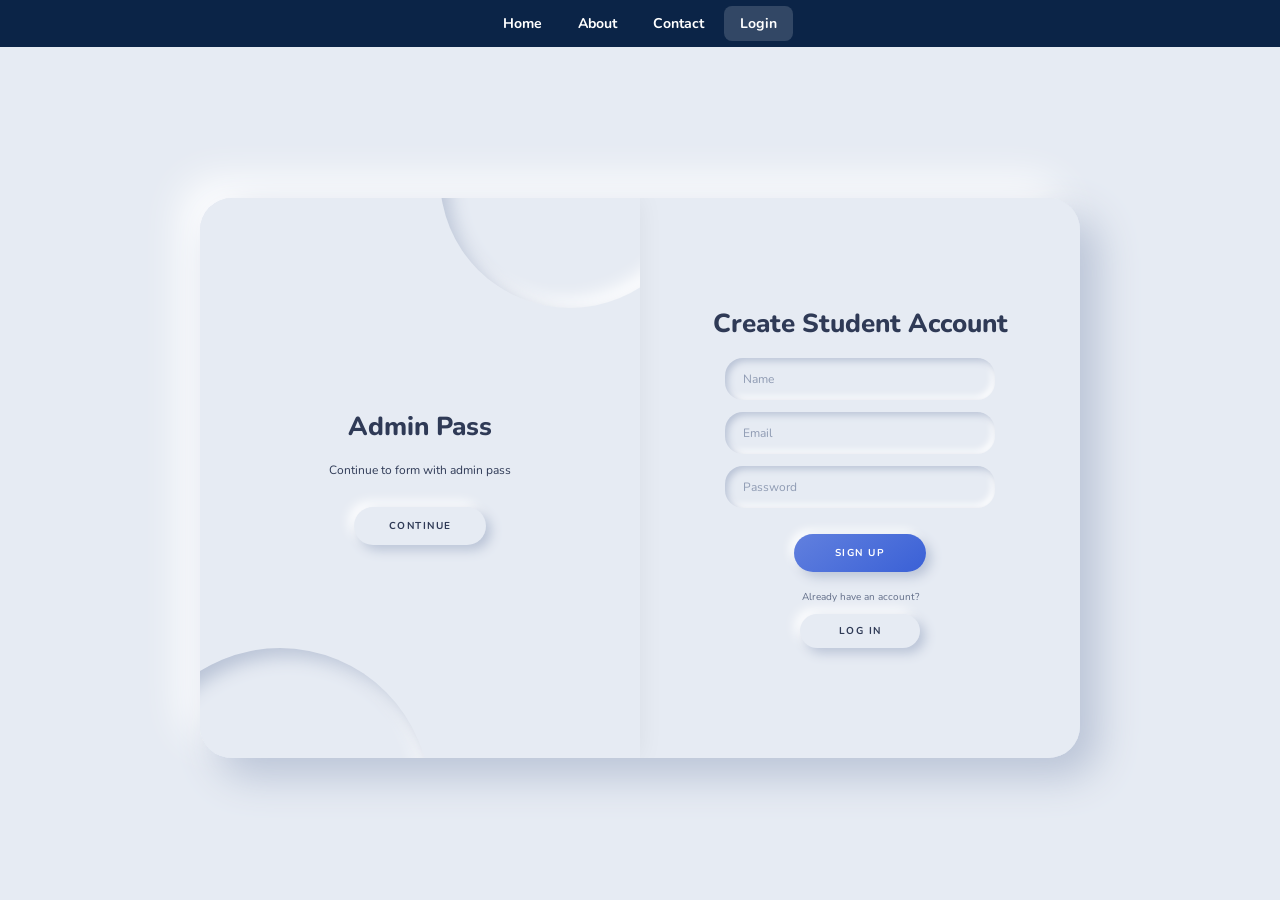
<file: index.html>
<!DOCTYPE html>
<html lang="en">
<head>
<meta charset="utf-8">
<meta name="viewport" content="width=device-width, initial-scale=1, viewport-fit=cover">
<title>Enrollment System</title>
<link href="https://fonts.googleapis.com/css2?family=Nunito:wght@400;600;700;800&display=swap" rel="stylesheet">
<style>
:root{
  --bg:#e6ebf3; --sd:#b9c3d6; --sl:#FFFFFF; --text:#2f3a56; --muted:#5f6b86;
  --navy:#3a60d6; --on-navy:#FFFFFF; --gold:#3a60d6; --err:#B3402F;
  color-scheme:light; box-sizing:border-box; padding-top:env(safe-area-inset-top,0px); padding-bottom:env(safe-area-inset-bottom,0px);
}
*,*::before,*::after{
  margin:0;
  padding:0;
  box-sizing:border-box;
  user-select:none
}
  
html{
  height:100%;
  scroll-padding-top:env(safe-area-inset-top,0px)
}
  
body{
min-height:100%;
  height:100%;
  display:flex;
  justify-content:center;
  align-items:center;
  background:var(--bg);
  color:var(--text);
  font-family:'Nunito',system-ui,sans-serif;overflow:hidden
}
  
  
.fit{width:calc(880px*var(--s,1));
     height:calc(560px*var(--s,1))
    }

.stage{width:880px;
       height:560px;
       position:relative;
       transform:scale(var(--s,1));
       transform-origin:0 0
      }

.shape{
  position:absolute;
  left:50%;
  top:50%;
  translate:-50% -50%;
  width:880px;
  height:560px;
  border-radius:32px;
  background:var(--bg);
  overflow:hidden;
  box-shadow:18px 18px 40px var(--sd),-18px -18px 40px var(--sl)
}
  
.content{position:absolute;
         left:50%;
         top:50%;
         width:880px;
         height:560px;
         margin:-280px 0 0 -440px
        }
  
.layer{position:absolute;
       inset:0;
       background:var(--bg);
       display:flex
      }
  
.layer.hidden{
  visibility:hidden
}
  
.half{position:relative;
      width:50%;
      height:100%;
      display:flex;
      flex-direction:column;
      align-items:center;
      justify-content:center;
      text-align:center;
      padding:0 48px;
      overflow:hidden
     }
  
.overlay{
  box-shadow:0 0 24px rgba(0,0,0,.06);z-index:1
        }

.wheel{position:absolute;
       left:50%;
       top:50%;
       width:150px;
       height:150px;
       margin:-75px 0 0 -75px;
       opacity:0;pointer-events:none
      }
  
.wheel img{width:100%;
           height:100%;
           object-fit:contain;
           display:block
          }
  
.wheel svg{width:100%;
           height:100%;
           fill:none;
           stroke:var(--gold);stroke-width:3;stroke-linecap:round
          }
  
h1{font-size:26px;
   font-weight:800;
   line-height:1.2;
   margin-bottom:18px
  }
  
p.sub{
  font-size:12px;
  line-height:1.7;
  margin-bottom:26px;
  max-width:210px
}
  
.social{
  display:flex;
        gap:14px;
        margin-bottom:16px
       }
  
.social a{
  width:36px;
          height:36px;
          border-radius:50%;
          display:grid;
          place-items:center;
          color:var(--text);
  box-shadow:4px 4px 9px var(--sd),-4px -4px 9px var(--sl);
          font-size:12px;
          font-weight:800;
          cursor:pointer
         }
  
.social svg{
  width:13px;
            height:13px;
            fill:currentColor
           }
  
.or{
  font-size:9px;
    letter-spacing:1px;
    color:var(--muted);
    margin-bottom:14px;
    text-transform:uppercase
   }
  
input{
  width:270px;
      height:42px;
      transition:box-shadow .2s;
      border:0;
      outline:0;
      border-radius:18px;
      background:var(--bg);padding:0 18px;
      margin-bottom:12px;
  font:500 12px 'Nunito',sans-serif;color:var(--text);
      box-shadow:inset 3px 3px 7px var(--sd),inset -3px -3px 7px var(--sl);
      user-select:text
     }
  
input::placeholder{
  color:#8f9bb3;font-weight:400
}
  
input:focus{
  box-shadow:inset 3px 3px 7px var(--sd),inset -3px -3px 7px var(--sl),0 0 0 3px color-mix(in srgb,var(--navy) 45%,transparent)
}
  
.btn:focus-visible,.social a:focus-visible{
  outline:3px solid color-mix(in srgb,var(--navy) 55%,transparent);
  outline-offset:3px
}
  
.forgot{
  font-size:10px;border-bottom:1px solid var(--muted);
        padding-bottom:2px;margin:4px 0 8px
       }
.btn{
  height:38px;
     min-width:132px;
  padding:0 28px;
  border:0;
  border-radius:20px;
  font:700 10px 'Nunito',sans-serif;letter-spacing:1.5px;
  text-transform:uppercase;
  cursor:pointer;
  margin-top:14px;
  transition:transform .2s,box-shadow .2s
}
  
.btn.fill{
  background:linear-gradient(145deg,color-mix(in srgb,var(--navy) 80%,#fff),var(--navy));color:var(--on-navy);
  box-shadow:5px 5px 12px var(--sd),-4px -4px 10px var(--sl)
}
  
.btn.ghost{
  background:var(--bg);
  color:var(--text);
  box-shadow:5px 5px 12px var(--sd),-5px -5px 12px var(--sl);margin-top:0
}
  
.btn.small{
  height:34px;
  min-width:120px
}
  
.btn:hover{
  transform:translateY(-1px)
}
  
.btn:active{
  transform:scale(.97);
  box-shadow:inset 3px 3px 7px var(--sd),inset -3px -3px 7px var(--sl)
}
  
.btn:disabled {
  opacity:.6;
   cursor:wait
  }
.panel{
  display:flex;
  flex-direction:column;
  align-items:center;
  width:100%
}
  
.panel[hidden]{
  display:none
}
  
.alt{
  font-size:10px;
  color:var(--muted);
  margin:18px 0 10px
}
  
.msg{
  position:absolute;
  left:0;
  right:0;
  bottom:30px;
  padding:0 40px;
  min-height:14px;
  font-size:10px;
  font-weight:600;
  color:var(--err)
}
  
.orb{
  position:absolute;
  border-radius:50%;
  background:var(--bg);
  box-shadow:inset 8px 8px 18px var(--sd),inset -8px -8px 18px var(--sl);pointer-events:none
}
  
.o1{
  width:260px;
  height:260px;
  top:-150px;
  right:-60px
}
  
.o2{
  width:300px;
  height:300px;
  bottom:-190px;
  left:-70px
}
  
</style>
<style id="slide-css">html{overflow-x:hidden}@keyframes slideIn{from{opacity:0;transform:translateX(60px)}to{opacity:1;transform:none}}@keyframes slideOut{from{opacity:1;transform:none}to{opacity:0;transform:translateX(-60px)}}body{animation:slideIn .4s ease backwards}body.slide-out{animation:slideOut .28s ease forwards;pointer-events:none}@media (prefers-reduced-motion:reduce){body,body.slide-out{animation:none}}</style>
<style id="sitenav-css">.sitenav{position:fixed;top:0;left:0;right:0;z-index:50;background:#0b2447;display:flex;justify-content:center;gap:4px;padding:6px 12px;flex-wrap:wrap}.sitenav a{color:#fff;text-decoration:none;font:700 .88rem 'Nunito',system-ui,sans-serif;padding:8px 16px;border-radius:8px}.sitenav a:hover,.sitenav a.on{background:rgba(255,255,255,.16)}body{padding-top:56px!important;box-sizing:border-box}</style>
<style id="mobile-css">
@media (max-width:700px){
 html,body{height:auto;min-height:100%}
 body{display:block;overflow:auto!important;padding-top:64px!important;padding-bottom:24px}
 .fit,.stage,.content{width:100%!important;height:auto!important;position:static!important;transform:none!important;margin:0!important}
 .shape{position:relative!important;left:auto!important;top:auto!important;translate:none!important;width:calc(100% - 24px)!important;max-width:420px;height:auto!important;margin:0 auto!important;border-radius:24px;transform:none!important}
 .layer{position:relative!important;inset:auto!important;flex-direction:column}
 .layer.hidden{display:none!important}
 .half{width:100%;height:auto;padding:30px 20px}
 #s1 .overlay{order:2;padding:22px 20px}
 .overlay h1{font-size:18px;margin-bottom:8px}
 .overlay p.sub{max-width:none;margin-bottom:14px}
 .wheel,.orb{display:none!important}
 .msg:empty{display:none}
 h1{font-size:23px}
 input{width:100%;max-width:300px;height:46px;font-size:16px}
 .btn{height:44px;font-size:11px}
 .btn.small{height:40px}
 .msg{position:static!important;padding:0!important;margin-top:12px;min-height:16px;font-size:12px}
 .alt{font-size:12px}
}
</style>
</head>
<body>
<nav class="sitenav"><a href="/">Home</a><a href="/about.html">About</a><a href="/contact.html">Contact</a><a class="on" href="/login">Login</a></nav>
<div class="fit"><div class="stage">
 <div class="shape" id="shape">
  <div class="content" id="content">

   
   <div class="layer" id="s1">
    <div class="half overlay">
      <div class="orb o1"></div><div class="orb o2"></div>
      <h1>Admin Pass</h1>
      <p class="sub">Continue to form with admin pass</p>
      <button class="btn ghost" data-go>Continue</button>
    </div>
    <div class="half">
     
      <div class="panel" id="pSignup">
        <h1>Create Student Account</h1>
        <input id="suName" placeholder="Name" aria-label="Name" autocomplete="name"><input id="suEmail" placeholder="Email" type="email" aria-label="Email" autocomplete="email"><input id="suPass" placeholder="Password" type="password" aria-label="Password" autocomplete="new-password">
        <button class="btn fill" id="btnSignup" type="button">Sign up</button>
        <div class="alt">Already have an account?</div>
        <button class="btn ghost small" id="toLogin" type="button">Log in</button>
      </div>
    
      <div class="panel" id="pLogin" hidden>
        <h1>Student Log in</h1>
        <input id="stEmail" placeholder="Email" type="email" aria-label="Email" autocomplete="email"><input id="stPass" placeholder="Password" type="password" aria-label="Password" autocomplete="current-password">
        <button class="btn fill" id="btnStLogin" type="button">Log in</button>
        <div class="alt">New here?</div>
        <button class="btn ghost small" id="toSignup" type="button">Create account</button>
        <div class="alt"><a href="#" id="toReset" style="color:inherit;text-decoration:underline">Forgot password?</a></div>
      </div>
      <div class="panel" id="pReset" hidden>
        <h1>Reset Password</h1>
        <input id="rsEmail" placeholder="Email" type="email" aria-label="Email" autocomplete="email"><input id="rsName" placeholder="Full name used at signup" aria-label="Full name" autocomplete="name"><input id="rsPass" placeholder="New password" type="password" aria-label="New password" autocomplete="new-password">
        <button class="btn fill" id="btnReset" type="button">Change password</button>
        <div class="alt"><a href="#" id="backLogin" style="color:inherit;text-decoration:underline">Back to log in</a></div>
      </div>
      <div class="msg" id="rsMsg" role="alert"></div>
      <div class="msg" id="suMsg" role="alert"></div>
      <div class="msg" id="stMsg" role="alert"></div>
    </div>
   </div>

 
   <div class="layer hidden" id="s2">
    <div class="half">
      <h1>Admin Pass</h1>

      <input id="siEmail" placeholder="Name Pass" type="email" aria-label="Email" autocomplete="email"><input id="siPass" placeholder="Password" type="password" aria-label="Password" autocomplete="current-password">

      <button class="btn fill" id="btnSignin" type="button" style="margin-top:6px">Sign in</button>
      <div class="msg" id="siMsg" role="alert"></div>
    </div>
    <div class="half overlay">
      <div class="orb o1"></div><div class="orb o2"></div>
      <h1>Student Pass</h1>
      <p class="sub">Continue using student account</p>
      <button class="btn ghost" data-go>Sign up</button>
    </div>
   </div>

  </div>
  <div class="wheel" id="wheel">
      <img src="ths.png" alt="">
  </div>
 </div>
</div></div>
<script>
(function(){
  var DURATION=2400, CIRCLE=300;        
  var shape=document.getElementById('shape'), content=document.getElementById('content'), wheel=document.getElementById('wheel');
  var s1=document.getElementById('s1'), s2=document.getElementById('s2'), showing=s1, busy=false;
  var reduce=window.matchMedia&&matchMedia('(prefers-reduced-motion:reduce)').matches;

  var icons='<a aria-label="Facebook"><svg viewBox="0 0 320 512"><path d="M279.14 288l14.22-92.66h-88.91v-60.13c0-25.35 12.42-50.06 52.24-50.06h40.42V6.26S260.43 0 225.36 0c-73.22 0-121.08 44.38-121.08 124.72v70.62H22.89V288h81.39v224h100.17V288z"/></svg></a>'+
   '<a aria-label="LinkedIn">in</a>'+
   '<a aria-label="X"><svg viewBox="0 0 512 512"><path d="M389.2 48h70.6L305.6 224.2 487 464H345L233.7 318.6 106.5 464H35.8L200.7 275.5 26.8 48H172.4L272.9 180.9 389.2 48zM364.4 421.8h39.1L151.1 88h-42L364.4 421.8z"/></svg></a>';
  document.querySelectorAll('[data-soc]').forEach(function(n){n.innerHTML=icons;});

  var EASE='cubic-bezier(.65,0,.35,1)';
  function swap(){
    var to=showing===s1?s2:s1;
    to.classList.remove('hidden'); showing.classList.add('hidden'); showing=to;
    suMsg.textContent=''; siMsg.textContent=''; stMsg.textContent='';
  }
  function go(midFn){          
    if(reduce||window.matchMedia('(max-width:700px)').matches){(midFn||swap)();busy=false;return;}
    var c=CIRCLE+'px';
  
    shape.animate([
      {width:'880px',height:'560px',borderRadius:'32px',transform:'rotate(0deg)',offset:0,easing:EASE},
      {width:c,height:c,borderRadius:'50%',transform:'rotate(0deg)',offset:.28,easing:'cubic-bezier(.45,0,.55,1)'},
      {width:c,height:c,borderRadius:'50%',transform:'rotate(360deg)',offset:.72,easing:EASE},
      {width:'880px',height:'560px',borderRadius:'32px',transform:'rotate(360deg)',offset:1}
    ],{duration:DURATION});
    content.animate([{opacity:1,offset:0},{opacity:0,offset:.12},{opacity:0,offset:.8},{opacity:1,offset:.95},{opacity:1,offset:1}],{duration:DURATION});
    wheel.animate([{opacity:0,offset:0},{opacity:0,offset:.2},{opacity:1,offset:.32},{opacity:1,offset:.68},{opacity:0,offset:.78},{opacity:0,offset:1}],{duration:DURATION});
    setTimeout(midFn||swap,DURATION*.5);
    setTimeout(function(){busy=false;},DURATION);
  }
  document.querySelectorAll('[data-go]').forEach(function(b){b.addEventListener('click',function(){go();});});

 //connect sa java
  var suMsg=document.getElementById('suMsg'), siMsg=document.getElementById('siMsg'), stMsg=document.getElementById('stMsg');
  function submit(url,fields,btn,msg){
    msg.textContent=''; btn.disabled=true;
    fetch(url,{method:'POST',credentials:'same-origin',
      headers:{'Content-Type':'application/x-www-form-urlencoded'},body:new URLSearchParams(fields)})
      .then(function(r){return r.json();})
      .then(function(j){
        if(j.ok){location.href=j.redirect;}
        else{msg.textContent=j.error||'Something went wrong.';btn.disabled=false;}
      })
      .catch(function(){msg.textContent='Cannot reach the server. Is it running?';btn.disabled=false;});
  }
  var btnSignup=document.getElementById('btnSignup'), btnSignin=document.getElementById('btnSignin'), btnStLogin=document.getElementById('btnStLogin');
  var stEmail=document.getElementById('stEmail'), stPass=document.getElementById('stPass');
  btnSignup.addEventListener('click',function(){
    submit('/signup',{name:suName.value,email:suEmail.value,password:suPass.value},btnSignup,suMsg);
  });
  btnSignin.addEventListener('click',function(){
    submit('/signin',{email:siEmail.value,password:siPass.value},btnSignin,siMsg);
  });
  btnStLogin.addEventListener('click',function(){
    submit('/signin',{email:stEmail.value,password:stPass.value},btnStLogin,stMsg);
  });
  [suName,suEmail,suPass].forEach(function(i){i.addEventListener('keydown',function(e){if(e.key==='Enter')btnSignup.click();});});
  [siEmail,siPass].forEach(function(i){i.addEventListener('keydown',function(e){if(e.key==='Enter')btnSignin.click();});});
  [stEmail,stPass].forEach(function(i){i.addEventListener('keydown',function(e){if(e.key==='Enter')btnStLogin.click();});});


  // forgot password
  var pReset=document.getElementById('pReset'), rsMsg=document.getElementById('rsMsg');
  var rsEmail=document.getElementById('rsEmail'), rsName=document.getElementById('rsName'), rsPass=document.getElementById('rsPass'), btnReset=document.getElementById('btnReset');
  function showReset(on){
    pReset.hidden=!on; pLogin.hidden=on; rsMsg.textContent=''; stMsg.textContent=''; stMsg.style.color='';
    (on?rsEmail:stEmail).focus();
  }
  document.getElementById('toReset').addEventListener('click',function(e){e.preventDefault();rsEmail.value=stEmail.value;showReset(true);});
  document.getElementById('backLogin').addEventListener('click',function(e){e.preventDefault();showReset(false);});
  btnReset.addEventListener('click',function(){
    rsMsg.textContent=''; btnReset.disabled=true;
    fetch('/reset',{method:'POST',credentials:'same-origin',headers:{'Content-Type':'application/x-www-form-urlencoded'},
      body:new URLSearchParams({email:rsEmail.value,name:rsName.value,password:rsPass.value})})
      .then(function(r){return r.json();})
      .then(function(j){
        btnReset.disabled=false;
        if(j.ok){stEmail.value=rsEmail.value;rsName.value='';rsPass.value='';showReset(false);stMsg.textContent=j.message;stMsg.style.color='#067a52';}
        else rsMsg.textContent=j.error||'Something went wrong.';
      })
      .catch(function(){rsMsg.textContent='Cannot reach the server. Is it running?';btnReset.disabled=false;});
  });
  [rsEmail,rsName,rsPass].forEach(function(i){i.addEventListener('keydown',function(e){if(e.key==='Enter')btnReset.click();});});

 //switching stu and admin
  var pSignup=document.getElementById('pSignup'), pLogin=document.getElementById('pLogin');
  function showLogin(on){
    pSignup.hidden=on; pLogin.hidden=!on;
    suMsg.textContent=''; stMsg.textContent='';
    (on?stEmail:suName).focus();
  }
  document.getElementById('toLogin').addEventListener('click',function(){go(function(){showLogin(true);});});
  document.getElementById('toSignup').addEventListener('click',function(){go(function(){showLogin(false);});});

  function fit(){
    var s=Math.min(1,(window.innerWidth-24)/880,(window.innerHeight-24-56)/560);
    document.documentElement.style.setProperty('--s',Math.max(.3,s));
  }
  window.addEventListener('resize',fit); fit();
})();
</script>
<script id="slide-js">(function(){document.addEventListener("click",function(e){var a=e.target.closest&&e.target.closest("a[href]");if(!a||e.defaultPrevented||e.metaKey||e.ctrlKey||e.shiftKey||e.button||a.target==="_blank"||a.hasAttribute("download"))return;var h=a.getAttribute("href");if(!h||h[0]==="#"||/^(mailto|tel|javascript):/i.test(h))return;var u=new URL(a.href,location.href);if(u.origin!==location.origin||(u.pathname===location.pathname&&u.search===location.search))return;e.preventDefault();document.body.classList.add("slide-out");setTimeout(function(){location.href=u.href},260)});window.addEventListener("pageshow",function(e){if(e.persisted)document.body.classList.remove("slide-out")})})();</script>
</body>
</html>
</file>
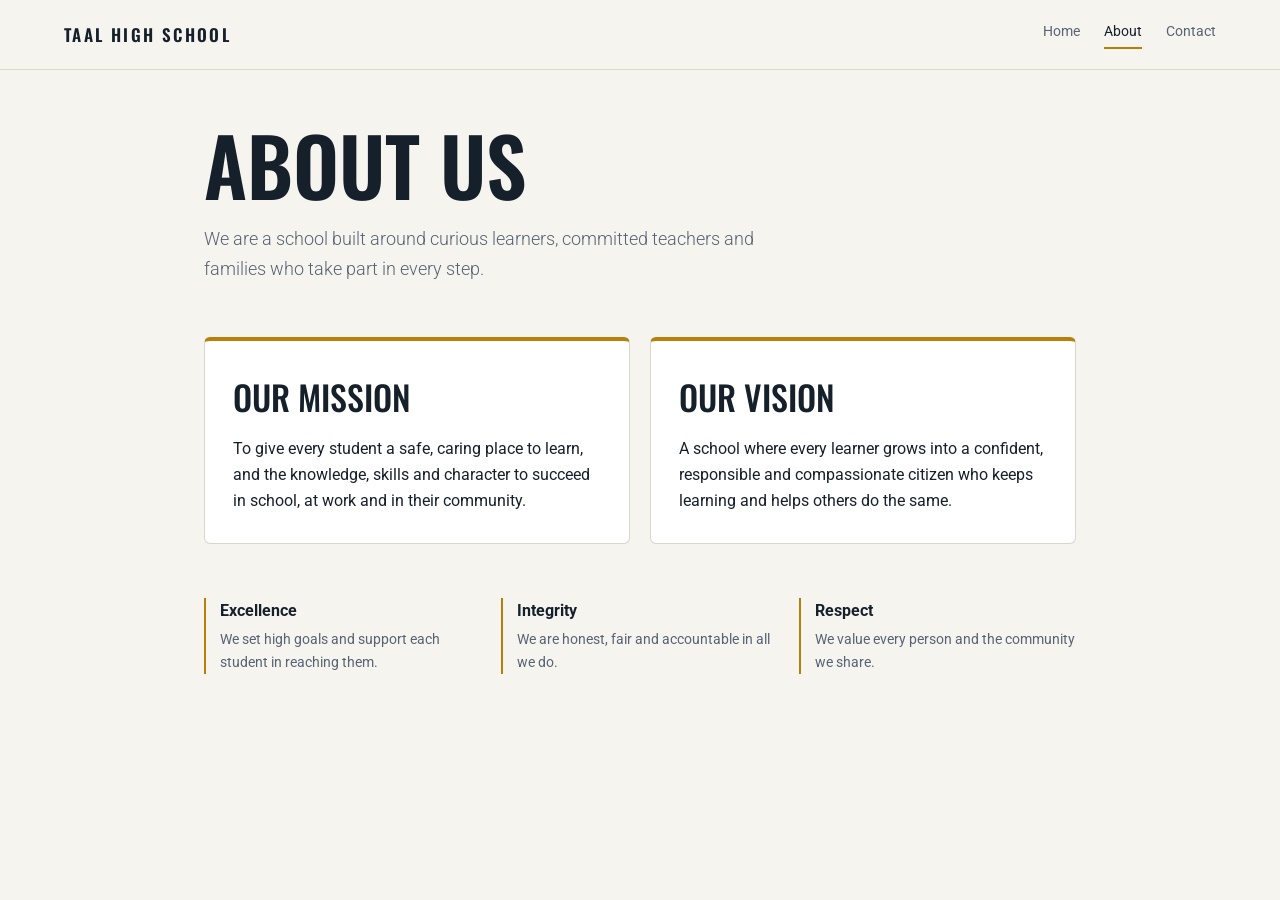
<file: abt.html>
<!DOCTYPE html>
<html lang="en">
<head>
<meta charset="utf-8">
<meta name="viewport" content="width=device-width, initial-scale=1, viewport-fit=cover">
<title>About | THS</title>
<link href="https://fonts.googleapis.com/css2?family=Oswald:wght@500;600&family=Roboto:wght@300;400;500&display=swap" rel="stylesheet">
<style>
:root{--bg:#f6f4ef;--card:#fff;--ink:#16202b;--mute:#566372;--line:#d9d6cc;--accent:#b8800a;--btn:#16202b;--btnink:#fff;
 --disp:"Oswald","Bebas Neue",Impact,"Arial Narrow",sans-serif;--body:"Roboto",system-ui,sans-serif;
 box-sizing:border-box;padding-top:env(safe-area-inset-top,0px);padding-bottom:env(safe-area-inset-bottom,0px)}
@media (prefers-color-scheme:dark){:root:not([data-theme="light"]){--bg:#0f161d;--card:#17212b;--ink:#f1efe8;--mute:#a4b0bc;--line:#2b3946;--accent:#f2b134;--btn:#f2b134;--btnink:#1a1405}}
:root[data-theme="dark"]{--bg:#0f161d;--card:#17212b;--ink:#f1efe8;--mute:#a4b0bc;--line:#2b3946;--accent:#f2b134;--btn:#f2b134;--btnink:#1a1405}
*,*::before,*::after{box-sizing:inherit}
body{margin:0;background:var(--bg);color:var(--ink);font-family:var(--body);line-height:1.65}
header{display:flex;align-items:center;gap:24px;padding:20px 5vw;border-bottom:1px solid var(--line);position:sticky;top:env(safe-area-inset-top,0px);background:var(--bg);z-index:5}
header b{font-family:var(--disp);font-weight:600;letter-spacing:.14em;margin-right:auto;font-size:17px}
header a{color:var(--mute);text-decoration:none;font-size:14px;padding-bottom:4px;border-bottom:2px solid transparent}
header a.on{color:var(--ink);border-color:var(--accent)}
main{max-width:1000px;margin:0 auto;padding:6vh 5vw 10vh}
section[hidden]{display:none}
h1{font-family:var(--disp);font-weight:600;font-size:clamp(40px,7vw,80px);line-height:1;margin:0 0 20px;text-transform:uppercase}
h2{font-family:var(--disp);font-weight:500;font-size:clamp(24px,3.4vw,34px);margin:0 0 10px;text-transform:uppercase}
.lead{font-size:18px;font-weight:300;max-width:60ch;color:var(--mute);margin:0 0 6vh}
.mv{display:grid;grid-template-columns:1fr 1fr;gap:20px}
.panel{background:var(--card);border:1px solid var(--line);border-top:4px solid var(--accent);border-radius:6px;padding:28px}
.panel p{margin:0;max-width:60ch}
.values{margin:6vh 0 0;display:grid;grid-template-columns:repeat(3,1fr);gap:20px}
.values div{border-left:2px solid var(--accent);padding-left:14px}
.values h3{margin:0 0 4px;font-size:16px}.values p{margin:0;color:var(--mute);font-size:14px}
.split{display:grid;grid-template-columns:1fr 1.2fr;gap:5vw}
dl{margin:0}dt{font-weight:500;margin-top:18px}dd{margin:2px 0 0;color:var(--mute)}
form{background:var(--card);border:1px solid var(--line);border-radius:6px;padding:28px;display:grid;gap:16px}
label{display:grid;gap:6px;font-size:14px;font-weight:500}
input,textarea{font:inherit;color:var(--ink);background:var(--bg);border:1px solid var(--line);border-radius:4px;padding:11px 12px}
textarea{min-height:140px;resize:vertical}
button{font:500 15px var(--body);background:var(--btn);color:var(--btnink);border:0;border-radius:4px;padding:13px 22px;cursor:pointer;justify-self:start}
.note{font-size:13px;color:var(--mute);margin:0}
input:focus-visible,textarea:focus-visible,button:focus-visible,a:focus-visible{outline:2px solid var(--accent);outline-offset:2px}
@media (max-width:720px){.mv,.values,.split{grid-template-columns:1fr}header a{font-size:13px}header{gap:14px}}
</style>
</head>
<body>
<header><b id="school"> </b><a href="school.html">Home</a><a href="about.html" class="on">About</a><a href="contact.html">Contact</a></header>
<main>
<section>
 <h1>About us</h1>
 <p class="lead">We are a school built around curious learners, committed teachers and families who take part in every step.</p>
 <div class="mv">
  <div class="panel"><h2>Our mission</h2><p>To give every student a safe, caring place to learn, and the knowledge, skills and character to succeed in school, at work and in their community.</p></div>
  <div class="panel"><h2>Our vision</h2><p>A school where every learner grows into a confident, responsible and compassionate citizen who keeps learning and helps others do the same.</p></div>
 </div>
 <div class="values">
  <div><h3>Excellence</h3><p>We set high goals and support each student in reaching them.</p></div>
  <div><h3>Integrity</h3><p>We are honest, fair and accountable in all we do.</p></div>
  <div><h3>Respect</h3><p>We value every person and the community we share.</p></div>
 </div>
</section>
</main>
<script>

var INFO={name:"TAAL HIGH SCHOOL",addr:"BOCAUE, BULACAN, TAAL, MACAM ST 088",phone:"(000) 000-0000",email:"info@yourschool.edu"};
var $=function(i){return document.getElementById(i)};
$("school").textContent=INFO.name;
</script>
</body>
</html>
</file>
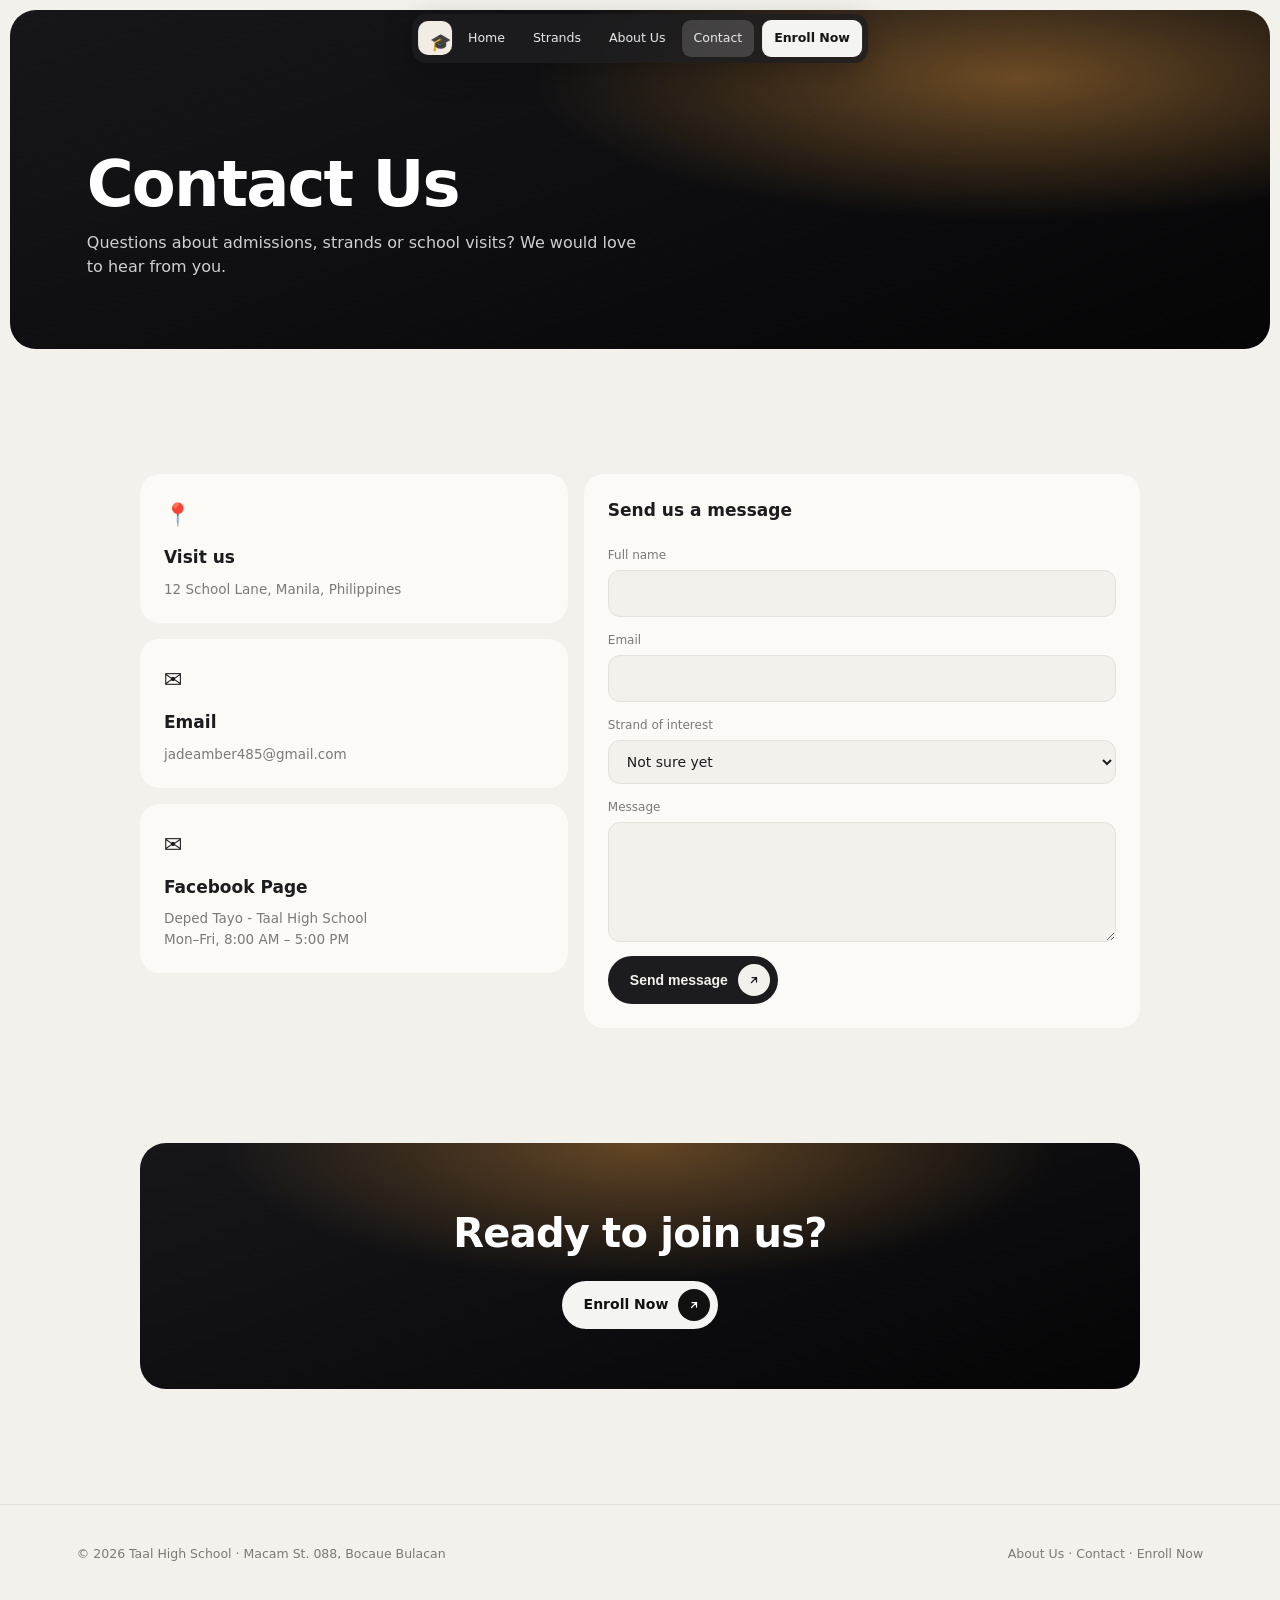
<file: contact.html>
<!DOCTYPE html>
<html lang="en">
<head>
<meta charset="utf-8">
<meta name="viewport" content="width=device-width, initial-scale=1, viewport-fit=cover">
<title>Contact · THS</title>
<link rel="icon" href="data:image/svg+xml,<svg xmlns=%22http://www.w3.org/2000/svg%22 viewBox=%220 0 100 100%22><text y=%22.9em%22 font-size=%2290%22>🎓</text></svg>">
<link rel="stylesheet" href="style.css">
</head>
<body>

<nav>
  <a class="logo" href="first.html" aria-label="Home">🎓</a>
  <a href="index.html">Home</a>
  <a href="index.html#strands">Strands</a>
  <a href="about.html">About Us</a>
  <a class="on" href="contact.html">Contact</a>
  <a class="cta" href="enroll.html">Enroll Now</a>
</nav>

<header class="page-hero">
  <h1>Contact Us</h1>
  <p>Questions about admissions, strands or school visits? We would love to hear from you.</p>
</header>

<section>
  <div class="contact-grid">
    <div class="stack rv">
      <div class="info"><span class="ic">📍</span><h3>Visit us</h3><p>12 School Lane, Manila, Philippines</p></div>
      <div class="info"><span class="ic">✉️</span><h3>Email</h3><p><a href="mailto:jadeamber485@gmail.com">jadeamber485@gmail.com</a></p></div>
      <div class="info"><span class="ic">✉️</span><h3>Facebook Page</h3><p><a href="https://www.facebook.com/DepEdTayoTaalHighSchool300747">Deped Tayo - Taal High School</a><br>Mon–Fri, 8:00 AM – 5:00 PM</p></div>
    </div>

    <form class="info rv" id="contactForm">
      <h3>Send us a message</h3>
      <label>Full name<input type="text" name="name" required autocomplete="name"></label>
      <label>Email<input type="email" name="email" required autocomplete="email"></label>
      <label>Strand of interest
        <select name="strand">
          <option>Not sure yet</option><option>STEM</option><option>ABM</option><option>HUMSS</option><option>GAS</option><option>TVL</option>
        </select>
      </label>
      <label>Message<textarea name="message" required></textarea></label>
      <button class="btn lg" type="submit" style="justify-self:start">Send message <i><svg class="arr" viewBox="0 0 24 24" fill="none" stroke="currentColor" stroke-width="2.5" stroke-linecap="round" stroke-linejoin="round"><path d="M7 17L17 7M8 7h9v9"/></svg></i></button>
      <p class="ok" role="status">Opening your email app… press Send there to finish.</p>
    </form>
  </div>
</section>

<section style="padding-top:0">
  <div class="cta-band rv">
    <h2>Ready to join us?</h2>
    <a class="btn light lg" href="enroll.html">Enroll Now <i><svg class="arr" viewBox="0 0 24 24" fill="none" stroke="currentColor" stroke-width="2.5" stroke-linecap="round" stroke-linejoin="round"><path d="M7 17L17 7M8 7h9v9"/></svg></i></a>
  </div>
</section>

<footer>
 <span>© 2026 Taal High School · Macam St. 088, Bocaue Bulacan</span>
  <span><a href="about.html">About Us</a> · <a href="contact.html">Contact</a> · <a href="enroll.html">Enroll Now</a></span>
</footer>

<script src="images.js"></script>
<script src="script.js"></script>
</body>
</html>
</file>
<file: style.css>
:root{
  --bg:#f4f4f2; --ink:#111; --muted:#8a8a86; --card:#fff; --soft:#ececea; --dark:#0c0c0e; --accent:#c8873a;
  box-sizing:border-box; padding-top:env(safe-area-inset-top,0px); padding-bottom:env(safe-area-inset-bottom,0px);
}
*,*::before,*::after{box-sizing:inherit}
html{scroll-behavior:smooth;scroll-padding-top:90px}
body{margin:0;background:var(--bg);color:var(--ink);font-family:"Inter",system-ui,-apple-system,"Segoe UI",Roboto,sans-serif;line-height:1.5;overflow-x:hidden}
a{color:inherit;text-decoration:none}

/* NAV */
nav{position:fixed;top:calc(14px + env(safe-area-inset-top,0px));left:50%;transform:translateX(-50%);z-index:20;display:flex;align-items:center;gap:4px;padding:6px;border-radius:14px;background:rgba(30,30,32,.82);backdrop-filter:blur(14px);box-shadow:0 8px 30px rgba(0,0,0,.25);max-width:calc(100% - 20px)}
nav .logo{width:34px;height:34px;border-radius:10px;background:#f1ece4;display:grid;place-items:center;font-size:17px}
nav a{color:#eee;font-size:12.5px;padding:9px 12px;border-radius:9px;transition:background .2s}
nav a:hover{background:rgba(255,255,255,.12)}
nav .cta{background:#f4f4f2;color:#111;font-weight:600;margin-left:4px}
nav .cta:hover{background:#fff}
@media(max-width:680px){nav a:not(.cta){display:none}}

/* HERO */
.hero{position:relative;margin:10px;border-radius:26px;min-height:min(92vh,720px);overflow:hidden;color:#fff;display:flex;align-items:center;padding:110px clamp(22px,6vw,80px) 90px;
  background:
   radial-gradient(60% 50% at 70% 35%,rgba(200,135,58,.55),transparent 70%),
   radial-gradient(40% 40% at 80% 80%,rgba(255,255,255,.12),transparent 70%),
   linear-gradient(160deg,#17171a,#050506)}
.hero::before{content:"";position:absolute;right:-8%;top:12%;width:62%;height:34%;border-radius:60% 40% 55% 45%;background:linear-gradient(120deg,#7a4a1f,#d9a05b 45%,#5a3412);filter:blur(1px);transform:rotate(-12deg);opacity:.85}
.hero h1{position:relative;z-index:2;margin:0;max-width:620px;font-size:clamp(30px,5.2vw,58px);line-height:1.12;font-weight:600;letter-spacing:-.02em}
.hero h1 small{display:block;font-size:.5em;font-weight:500;opacity:.8;margin-bottom:6px}
.hero .big{position:absolute;left:50%;bottom:-.22em;transform:translateX(-50%);font-size:clamp(70px,19vw,250px);font-weight:800;letter-spacing:-.04em;white-space:nowrap;color:rgba(255,255,255,.14);user-select:none}
.hero .tag{position:absolute;right:clamp(18px,5vw,60px);bottom:90px;z-index:2;display:flex;gap:12px;align-items:center;background:rgba(255,255,255,.1);backdrop-filter:blur(10px);padding:10px 14px;border-radius:14px;font-size:12px;max-width:260px}
.hero .tag b{width:46px;height:46px;border-radius:10px;flex:none;background:linear-gradient(135deg,#d9a05b,#4a2a10);display:grid;place-items:center;font-size:22px}
.socials{position:absolute;left:26px;bottom:24px;z-index:2;display:flex;gap:10px}
.socials a{width:30px;height:30px;border-radius:50%;background:rgba(255,255,255,.14);display:grid;place-items:center;font-size:12px;font-weight:700}
.socials a:hover{background:rgba(255,255,255,.3)}

/* SECTIONS */
section{padding:clamp(60px,9vw,120px) clamp(20px,6vw,80px)}
.intro{display:grid;grid-template-columns:1fr 1fr;gap:40px;align-items:end}
@media(max-width:820px){.intro{grid-template-columns:1fr}}
.intro p.small{color:var(--muted);font-size:13px;max-width:330px;margin:0 0 70px}
.intro h2{font-size:clamp(26px,3.6vw,40px);line-height:1.15;margin:0 0 20px;font-weight:600;letter-spacing:-.02em}
.btn{display:inline-flex;align-items:center;gap:10px;background:var(--ink);color:var(--bg);padding:6px 6px 6px 16px;border-radius:99px;font-size:12px;font-weight:600;border:0;cursor:pointer}
.btn i{width:24px;height:24px;border-radius:50%;background:var(--bg);color:var(--ink);display:grid;place-items:center;font-style:normal}

.slider{position:relative}
.track{display:flex;gap:14px;overflow-x:auto;scroll-snap-type:x mandatory;scrollbar-width:none;padding-bottom:6px}
.track::-webkit-scrollbar{display:none}
.card{flex:0 0 min(260px,72%);height:340px;border-radius:20px;scroll-snap-align:start;color:#fff;padding:18px;display:flex;flex-direction:column;justify-content:space-between;position:relative;overflow:hidden;transition:transform .3s}
.card:hover{transform:translateY(-6px)}
.card.a{background:linear-gradient(160deg,rgba(0,0,0,.1),rgba(0,0,0,.75)),linear-gradient(135deg,#9a5d25,#2d1a0a)}
.card.b{background:linear-gradient(160deg,rgba(0,0,0,.1),rgba(0,0,0,.75)),linear-gradient(135deg,#3b4a5e,#0b0f16)}
.card.c{background:linear-gradient(160deg,rgba(0,0,0,.1),rgba(0,0,0,.75)),linear-gradient(135deg,#3f6b4f,#0b1a11)}
.card h3{margin:0;font-size:15px}
.card .n{font-size:24px;font-weight:700}
.card p{font-size:11.5px;opacity:.8;margin:4px 0 12px}
.card .btn{background:rgba(255,255,255,.18);color:#fff;backdrop-filter:blur(6px)}
.card .btn i{background:#fff;color:#111}
.dots{display:flex;gap:8px;justify-content:flex-end;margin-top:14px}
.dots button{width:9px;height:9px;border-radius:50%;border:0;background:var(--soft);cursor:pointer;padding:0}
.dots button.on{background:var(--ink)}

.team h2{text-align:center;max-width:820px;margin:0 auto 50px;font-size:clamp(22px,3.2vw,36px);line-height:1.25;font-weight:500;letter-spacing:-.01em}
.team h2 span{color:var(--muted);transition:color .1s}
.team-grid{display:grid;grid-template-columns:2fr 1fr;gap:16px;max-width:1000px;margin:0 auto}
@media(max-width:760px){.team-grid{grid-template-columns:1fr}}
.video{border-radius:22px;min-height:260px;display:grid;place-items:center;background:radial-gradient(40% 50% at 50% 40%,#2a2a2e,#050506);position:relative;overflow:hidden}
.video::after{content:"";position:absolute;left:0;right:0;bottom:0;height:35%;background:linear-gradient(0deg,#5b5b60,transparent);opacity:.4}
.play{width:56px;height:56px;border-radius:50%;border:0;background:rgba(255,255,255,.18);backdrop-filter:blur(6px);color:#fff;font-size:20px;cursor:pointer;z-index:1;transition:transform .2s}
.play:hover{transform:scale(1.1)}
.person{background:var(--card);border-radius:22px;padding:20px;display:flex;flex-direction:column;justify-content:space-between;gap:30px}
.person .role{display:flex;justify-content:space-between;font-size:11px;color:var(--muted)}
.person h4{font-size:24px;margin:6px 0 0;font-weight:500}
.person small{color:var(--muted);font-size:12px}
.quote{display:flex;gap:12px;align-items:center;font-size:11.5px;color:var(--muted)}
.avatar{width:40px;height:40px;border-radius:50%;flex:none;background:linear-gradient(135deg,#d9a05b,#3b2412);display:grid;place-items:center;color:#fff;font-weight:700}

.stats{display:grid;grid-template-columns:1.4fr 1fr;gap:30px;max-width:1000px;margin:0 auto}
@media(max-width:760px){.stats{grid-template-columns:1fr}}
.stats .txt p{color:var(--muted);font-size:13px;margin:0 0 22px;max-width:420px}
.stat{text-align:right;margin-bottom:18px}
.stat b{display:block;font-size:clamp(34px,5vw,52px);font-weight:300;color:var(--muted);letter-spacing:-.02em}
.stat span{font-size:12px;color:var(--muted)}
@media(max-width:760px){.stat{text-align:left}}

footer{padding:40px clamp(20px,6vw,80px);display:flex;flex-wrap:wrap;gap:16px;justify-content:space-between;font-size:12.5px;color:var(--muted);border-top:1px solid var(--soft)}
footer a:hover{color:var(--ink)}

/* reveal */
.rv{opacity:0;transform:translateY(26px);transition:opacity .8s,transform .8s}
.rv.in{opacity:1;transform:none}
@media(prefers-reduced-motion:reduce){.rv{opacity:1;transform:none;transition:none}html{scroll-behavior:auto}}

/* ---- v2 additions ---- */
.arr{width:12px;height:12px;display:block}
.hero .actions{position:relative;z-index:2;display:flex;flex-wrap:wrap;gap:12px;margin-top:28px}
.btn.light{background:#f4f4f2;color:#111}
.btn.light i{background:#111;color:#fff}
.btn.ghost{background:rgba(255,255,255,.14);color:#fff;backdrop-filter:blur(8px)}
.btn.ghost i{background:#fff;color:#111}
.btn.lg{padding:8px 8px 8px 22px;font-size:14px}
.btn.lg i{width:32px;height:32px}
nav a.on{background:rgba(255,255,255,.16)}
.card .kicker{font-size:12px;opacity:.75;letter-spacing:.04em;text-transform:uppercase}
.card .n.full{font-size:17px;font-weight:500;line-height:1.3}
.card .big-n{font-size:44px;font-weight:300;letter-spacing:-.02em;margin-top:6px;display:block}
.page-hero{margin:10px;border-radius:26px;color:#fff;padding:140px clamp(22px,6vw,80px) 70px;position:relative;overflow:hidden;
  background:radial-gradient(55% 60% at 80% 20%,rgba(200,135,58,.5),transparent 70%),linear-gradient(160deg,#17171a,#050506)}
.page-hero h1{margin:0 0 12px;font-size:clamp(32px,6vw,64px);font-weight:600;letter-spacing:-.03em;line-height:1.08}
.page-hero p{margin:0;max-width:560px;opacity:.8}
.grid3{display:grid;grid-template-columns:repeat(auto-fit,minmax(240px,1fr));gap:16px;max-width:1000px;margin:0 auto}
.info{background:var(--card);border-radius:20px;padding:24px}
.info h3{margin:0 0 8px;font-size:17px;font-weight:600}
.info p{margin:0;color:var(--muted);font-size:13.5px}
.info .ic{font-size:22px;margin-bottom:14px;display:block}
.story{max-width:760px;margin:0 auto;text-align:center}
.story h2{font-size:clamp(24px,3.4vw,38px);margin:0 0 16px;font-weight:600;letter-spacing:-.02em}
.story p{color:var(--muted);margin:0}
.contact-grid{display:grid;grid-template-columns:1fr 1.3fr;gap:16px;max-width:1000px;margin:0 auto}
@media(max-width:760px){.contact-grid{grid-template-columns:1fr}}
.contact-grid .stack{display:grid;gap:16px;align-content:start}
form.info{display:grid;gap:14px}
label{font-size:12px;color:var(--muted);display:grid;gap:6px}
input,select,textarea{font:inherit;font-size:14px;color:var(--ink);background:var(--bg);border:1px solid var(--soft);border-radius:12px;padding:12px 14px;width:100%}
input:focus,select:focus,textarea:focus{outline:2px solid var(--accent);outline-offset:1px}
textarea{min-height:120px;resize:vertical}
.ok{display:none;font-size:13px;color:#2e8b57}
.cta-band{max-width:1000px;margin:0 auto;border-radius:26px;padding:clamp(30px,6vw,60px);text-align:center;color:#fff;background:radial-gradient(60% 80% at 50% 0%,rgba(200,135,58,.45),transparent 70%),linear-gradient(160deg,#17171a,#050506)}
.cta-band h2{margin:0 0 18px;font-size:clamp(24px,4vw,40px);font-weight:600;letter-spacing:-.02em}
.hero-text{position:relative;z-index:2}

/* ---- SOFT LIGHT MODE (always light, easy on the eyes) ---- */
:root{color-scheme:light;--bg:#f3f1ec;--ink:#1c1c1e;--muted:#7a7a76;--card:#fbfaf7;--soft:#e4e1da}
body{background:var(--bg);color:var(--ink)}


/* ---- campus photo carousel (infinite) ---- */
.gallery{padding-left:0;padding-right:0;overflow:hidden}
.gallery-head{text-align:center;padding:0 20px;margin-bottom:36px}
.gallery-head h2{margin:0 0 8px;font-size:clamp(26px,3.6vw,40px);font-weight:600;letter-spacing:-.02em}
.gallery-head p{margin:0;color:var(--muted);font-size:14px}
.marquee{overflow:hidden;-webkit-mask-image:linear-gradient(90deg,transparent,#000 8%,#000 92%,transparent);mask-image:linear-gradient(90deg,transparent,#000 8%,#000 92%,transparent)}
.marquee-track{display:flex;width:max-content;animation:marquee 50s linear infinite}
.marquee:hover .marquee-track,.marquee:focus-within .marquee-track{animation-play-state:paused}
@keyframes marquee{to{transform:translateX(-50%)}}
.shot{position:relative;flex:none;width:clamp(220px,26vw,300px);aspect-ratio:3/4;margin:0 16px 0 0;border-radius:22px;overflow:hidden;background:var(--soft)}
.shot img,.shot .ph{position:absolute;inset:0;width:100%;height:100%;object-fit:cover;transition:transform .6s}
.shot:hover img,.shot:hover .ph{transform:scale(1.06)}
.shot img[hidden]{display:none}
.shot figcaption{position:absolute;left:0;right:0;bottom:0;padding:40px 16px 14px;color:#fff;font-size:13px;font-weight:500;background:linear-gradient(0deg,rgba(0,0,0,.65),transparent)}
@media(prefers-reduced-motion:reduce){.marquee-track{animation:none}.marquee{overflow-x:auto}}

/* ---- photos from images.js ---- */
.hero.has-img::before{display:none}
.hero.has-img .big{color:rgba(255,255,255,.18)}
.card.has-img{background-size:cover!important;background-position:center!important}
.avatar.has-img{background-size:cover;background-position:center;color:transparent}
#tagImg.has-img{background-size:cover;background-position:center;color:transparent}
.video.has-img{background-size:cover;background-position:center}
.video video{position:absolute;inset:0;width:100%;height:100%;object-fit:cover;background:#000;z-index:2}
</file>
